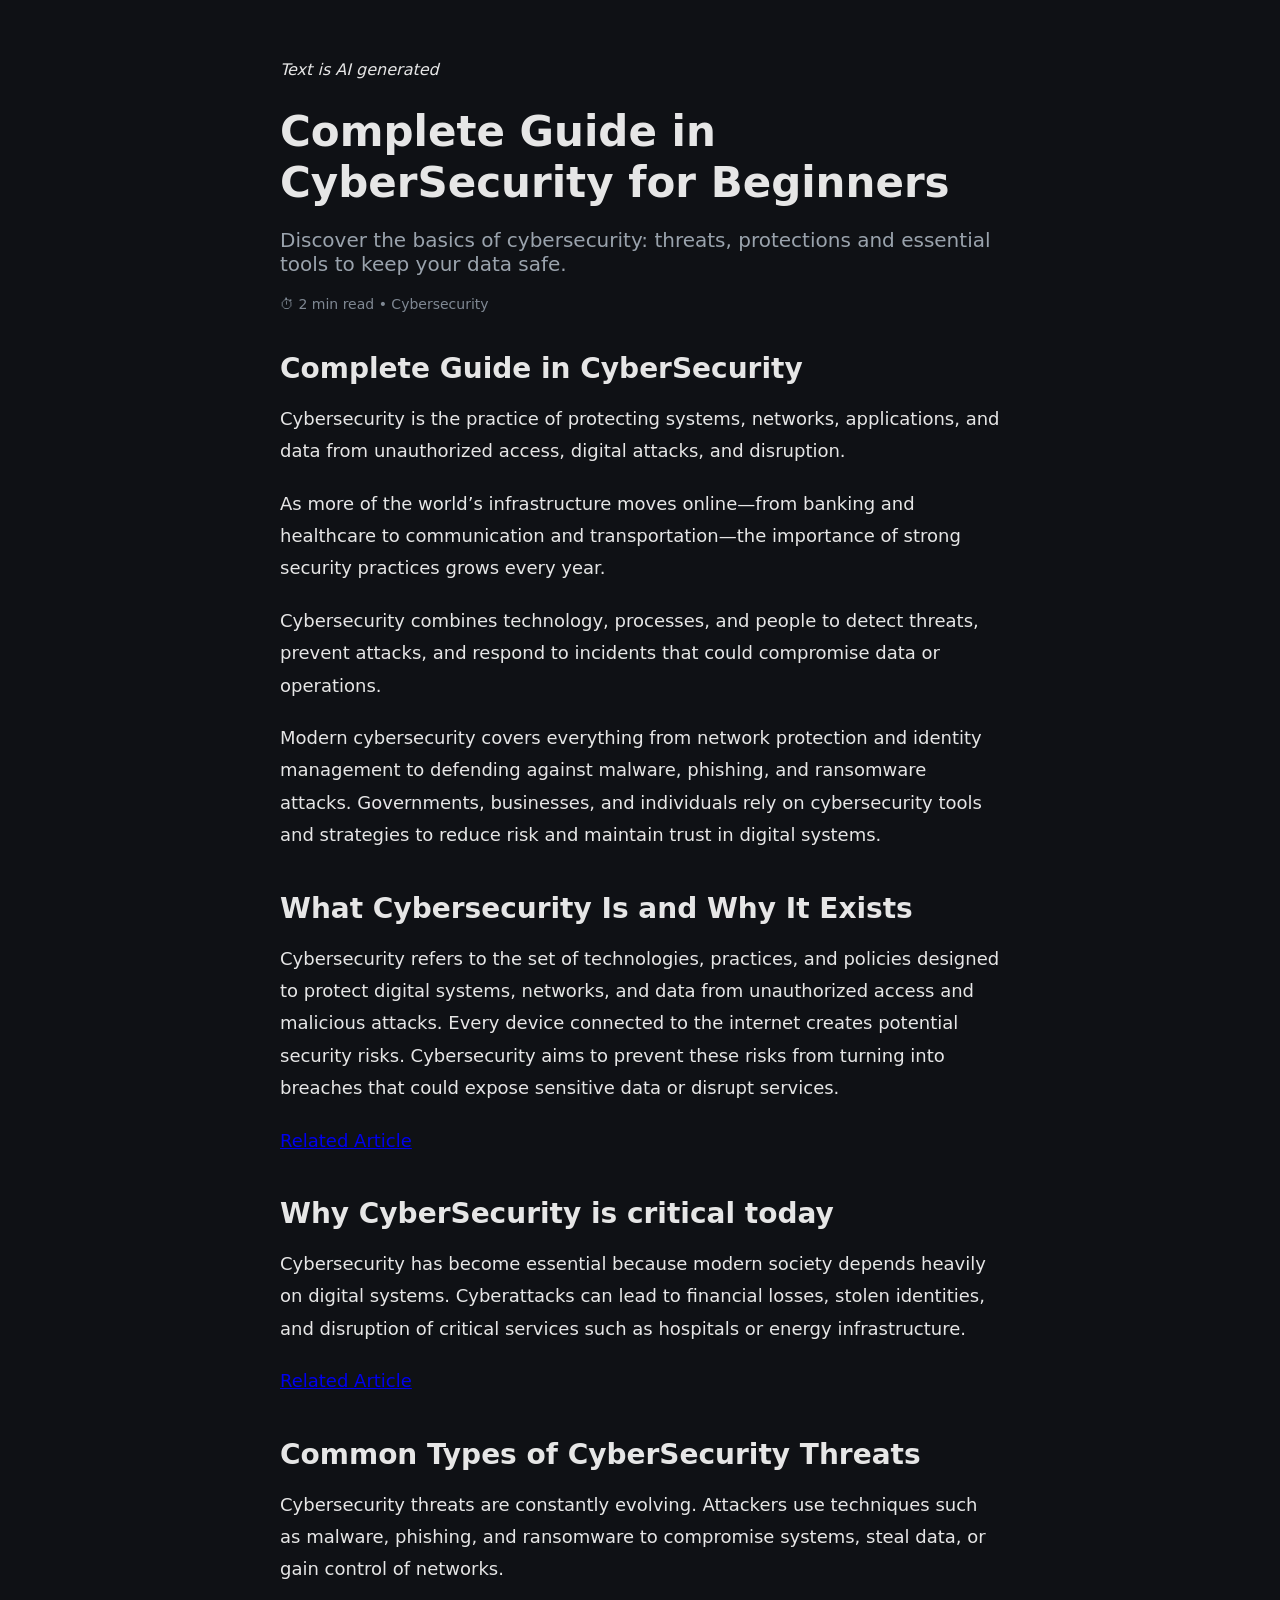
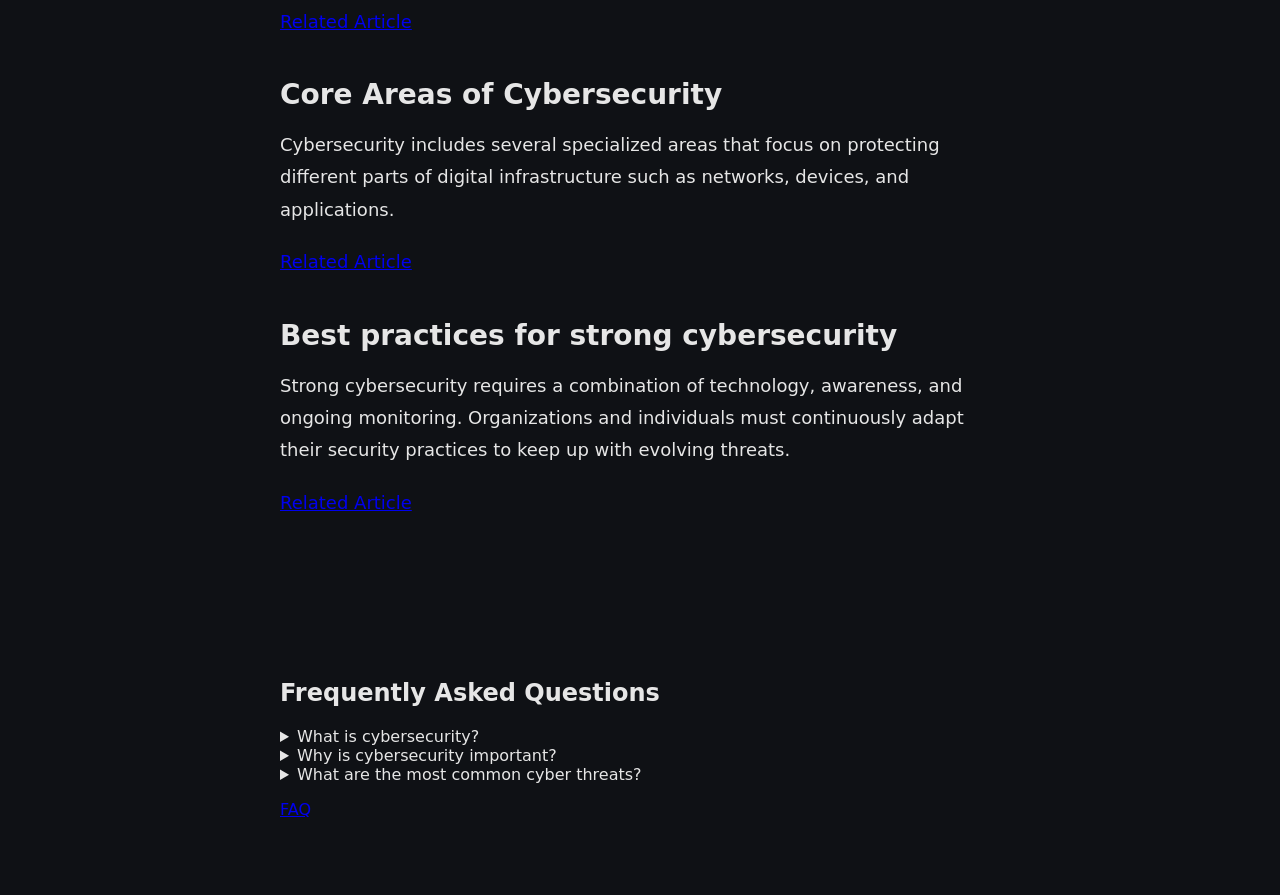
<file: index.html>
<!DOCTYPE html>
<html lang="en">
<head>
    <meta charset="UTF-8">
    <title>Complete Guide in Cybersecurity</title>
    <meta name="description" content="Discover the basics of cybersecurity : threats, protections et essential tools to keep your data safe.">
    <link rel="stylesheet" href="styles.css">
</head>
<body>

    
<main class="article-container">
    <i>Text is AI generated</i>
<header class="article-header">
    <h1>Complete Guide in CyberSecurity for Beginners</h1>
    <meta property="og:title" content="Complete Guide in CyberSecurity">
    <p class="article-subtitle">Discover the basics of cybersecurity: threats, protections and essential tools to keep your data safe.</p>

    <div class="article-meta">
        <span>⏱ 2 min read</span>
        <span>•</span>
        <span>Cybersecurity</span>
    </div>
</header>

<article class="article-content">
<meta property="og:type" content="article">
  <h2>Complete Guide in CyberSecurity</h2>
  <p>Cybersecurity is the practice of protecting systems, networks, applications, and data from unauthorized access, digital attacks, and disruption.</p>
  <p>As more of the world’s infrastructure moves online—from banking and healthcare to communication and transportation—the importance of strong security practices grows every year.</p>
  <p>Cybersecurity combines technology, processes, and people to detect threats, prevent attacks, and respond to incidents that could compromise data or operations.</p>
  <p>Modern cybersecurity covers everything from network protection and identity management to defending against malware, phishing, and ransomware attacks. Governments, businesses, and individuals rely on cybersecurity tools and strategies to reduce risk and maintain trust in digital systems.</p>
</article>
    
<article class="article-content">
<meta property="og:type" content="article">
  <h2>What Cybersecurity Is and Why It Exists</h2>
  <p>Cybersecurity refers to the set of technologies, practices, and policies designed to protect digital systems, networks, and data from unauthorized access and malicious attacks. Every device connected to the internet creates potential security risks. Cybersecurity aims to prevent these risks from turning into breaches that could expose sensitive data or disrupt services.</p>
  <p><a href="articles/what-is-cybersecurity.html">Related Article</a></p>
  <meta property="og:site_name" content="What is Cyber Security">

</article>
    
<article class="article-content">
<meta property="og:type" content="article">
  <h2>Why CyberSecurity is critical today</h2>
  <p>Cybersecurity has become essential because modern society depends heavily on digital systems. Cyberattacks can lead to financial losses, stolen identities, and disruption of critical services such as hospitals or energy infrastructure.</p>
  <p><a href="articles/why-cybersecurity-matters.html">Related Article</a></p>
  <meta property="og:site_name" content="Why Cyber Security is important">
</article>
    
<article class="article-content">
<meta property="og:type" content="article">
  <h2>Common Types of CyberSecurity Threats</h2>
  <p>Cybersecurity threats are constantly evolving. Attackers use techniques such as malware, phishing, and ransomware to compromise systems, steal data, or gain control of networks.</p>  
  <p><a href="articles/common-cyber-threats.html">Related Article</a></p>
  <meta property="og:site_name" content="Types of Cyber Security Threats">
</article>
    
<article class="article-content">
<meta property="og:type" content="article">
  <h2>Core Areas of Cybersecurity</h2>
  <p>Cybersecurity includes several specialized areas that focus on protecting different parts of digital infrastructure such as networks, devices, and applications.</p>
  <p><a href="articles/types-of-cybersecurity.html">Related Article</a></p>
  <meta property="og:site_name" content="Main Uses of Cyber Security">
</article>
    
<article class="article-content">
<meta property="og:type" content="article">
  <h2>Best practices for strong cybersecurity</h2>
  <p>Strong cybersecurity requires a combination of technology, awareness, and ongoing monitoring. Organizations and individuals must continuously adapt their security practices to keep up with evolving threats.</p>
  <p><a href="articles/cybersecurity-best-practices.html">Related Article</a></p>
  <meta property="og:site_name" content="Strong Cyber Security">
</article>
</main>
    
<section class="article-container">
<meta property="og:faq" content="faq">
  <h2>Frequently Asked Questions</h2>

  <!-- Question 1 -->
  <details class="article-content">
    <summary>What is cybersecurity?</summary>
    <p>Cybersecurity is the practice of protecting systems, networks, applications, and data from digital attacks, unauthorized access, and disruption.</p>
  </details>

  <!-- Question 2 -->
  <details class="article-content">
    <summary>Why is cybersecurity important?</summary>
    <p>Cybersecurity protects personal data, financial systems, and critical infrastructure such as hospitals, banks, and communication networks.</p>
  </details>

  <!-- Question 3 -->
  <details class="article-content">
    <summary>What are the most common cyber threats?</summary>
    <p>Common cyber threats include malware, phishing, ransomware, credential theft, and distributed denial-of-service attacks.</p>
  </details>
  <p><a href="faq.html">FAQ</a></p>
  <meta property="og:site_name" content="FAQ in Cyber Security">
</section>
</body>
</html>
</file>
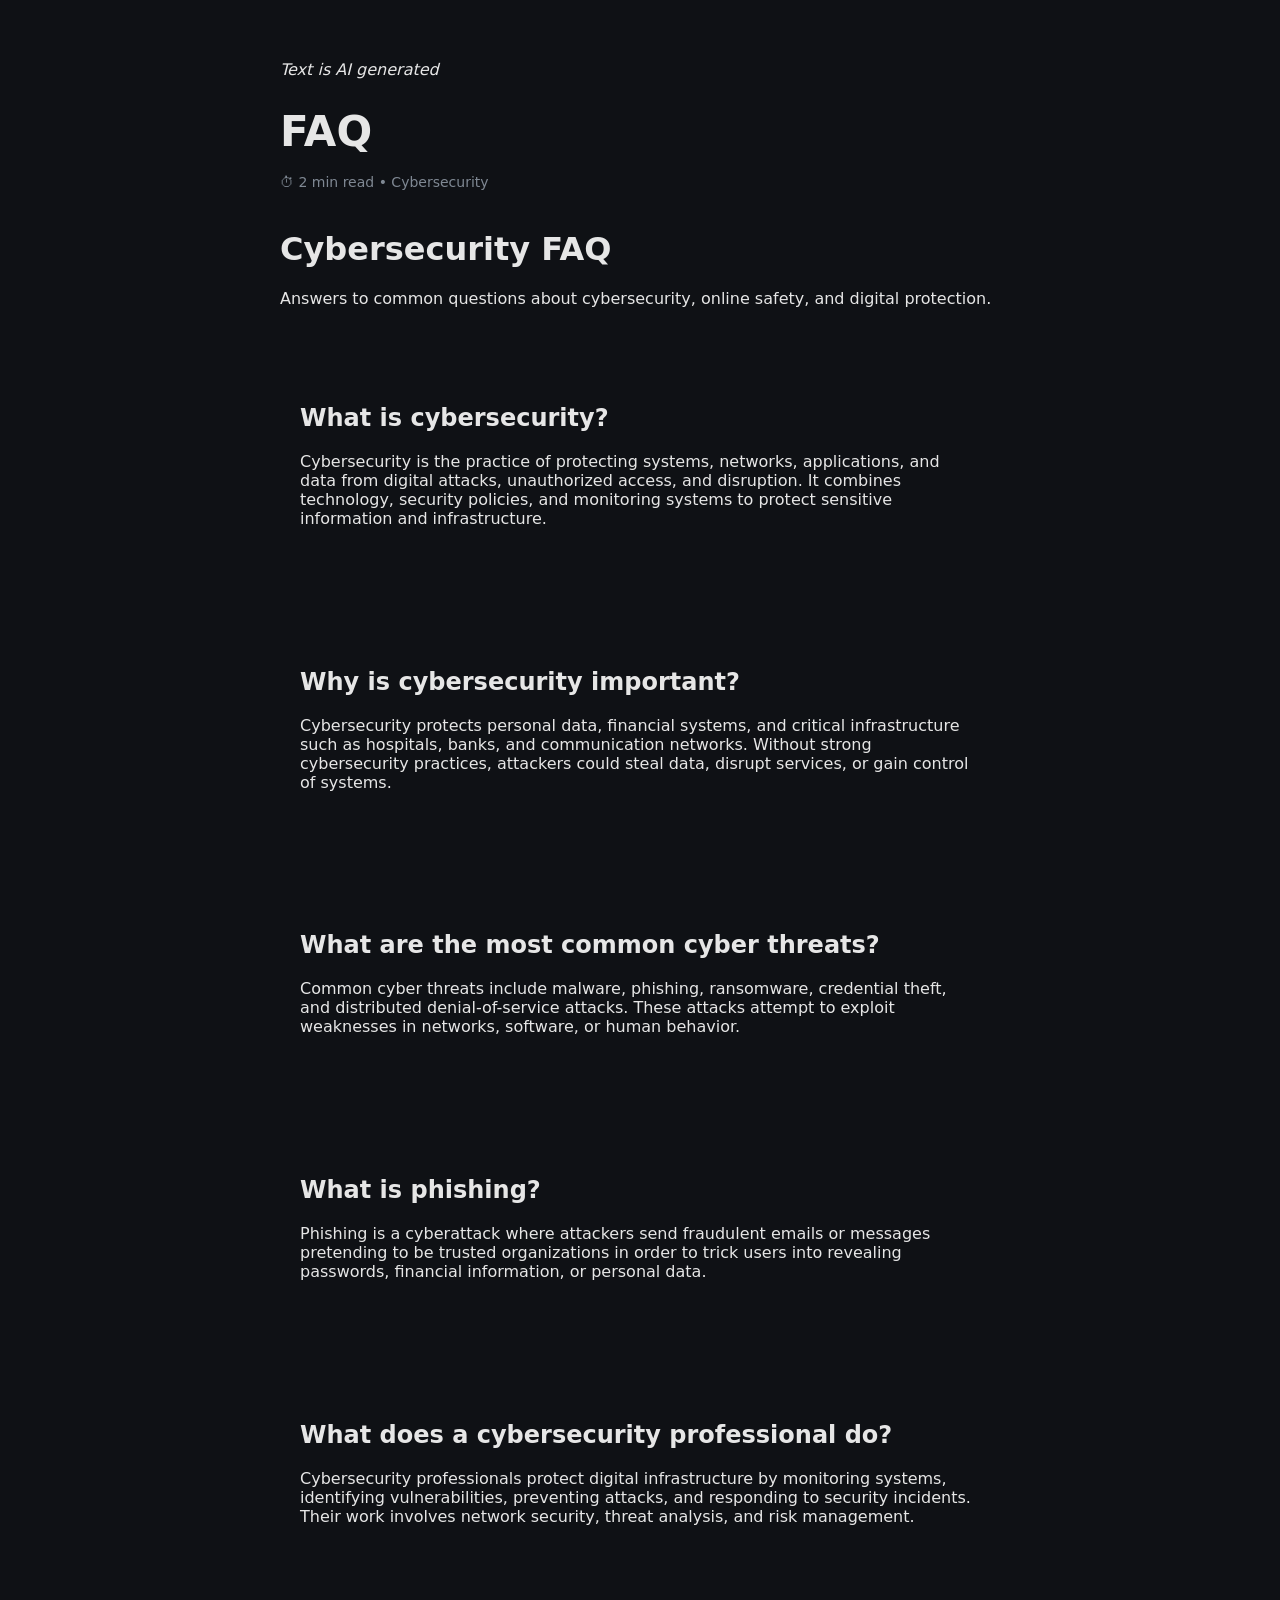
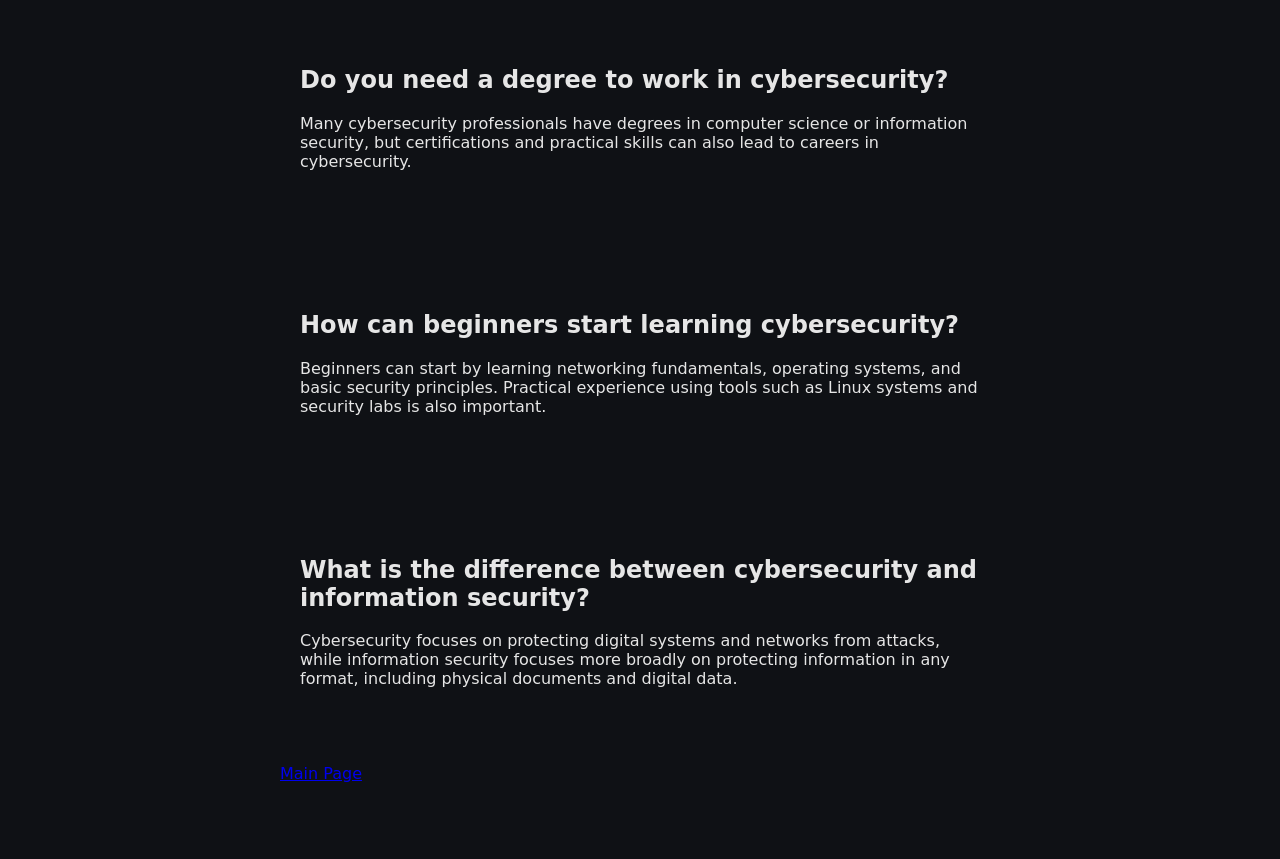
<file: faq.html>
<!DOCTYPE html>
<html lang="en">
<head>
    <meta charset="UTF-8">
    <title>FAQ in Cybersecurity</title>
    <meta name="description" content="Questions and Answers in Cyber Security">
    <link rel="stylesheet" href="styles.css">
</head>
<body>

    
<main class="article-container">
    <i>Text is AI generated</i>
<header class="article-header">
    <h1>FAQ</h1>
    <meta property="og:title" content="Questions in Cyber Security">

    <div class="article-meta">
        <span>⏱ 2 min read</span>
        <span>•</span>
        <span>Cybersecurity</span>
    </div>
</header>

<body>

<main class="container">

<h1>Cybersecurity FAQ</h1>

<p class="subtitle">
Answers to common questions about cybersecurity, online safety, and digital protection.
</p>

<!-- FAQ -->

<div class="article-container">
<h2>What is cybersecurity?</h2>
Cybersecurity is the practice of protecting systems, networks, applications, and data from digital attacks, unauthorized access, and disruption. It combines technology, security policies, and monitoring systems to protect sensitive information and infrastructure.
</div>

<div class="article-container">
<h2>Why is cybersecurity important?</h2>
Cybersecurity protects personal data, financial systems, and critical infrastructure such as hospitals, banks, and communication networks. Without strong cybersecurity practices, attackers could steal data, disrupt services, or gain control of systems.
</div>

<div class="article-container">
<h2>What are the most common cyber threats?</h2>
Common cyber threats include malware, phishing, ransomware, credential theft, and distributed denial-of-service attacks. These attacks attempt to exploit weaknesses in networks, software, or human behavior.
</div>

<div class="article-container">
<h2>What is phishing?</h2>
Phishing is a cyberattack where attackers send fraudulent emails or messages pretending to be trusted organizations in order to trick users into revealing passwords, financial information, or personal data.
</div>

<div class="article-container">
<h2>What does a cybersecurity professional do?</h2>
Cybersecurity professionals protect digital infrastructure by monitoring systems, identifying vulnerabilities, preventing attacks, and responding to security incidents. Their work involves network security, threat analysis, and risk management.
</div>

<div class="article-container">
<h2>Do you need a degree to work in cybersecurity?</h2>
Many cybersecurity professionals have degrees in computer science or information security, but certifications and practical skills can also lead to careers in cybersecurity.
</div>

<div class="article-container">
<h2>How can beginners start learning cybersecurity?</h2>
Beginners can start by learning networking fundamentals, operating systems, and basic security principles. Practical experience using tools such as Linux systems and security labs is also important.
</div>

<div class="article-container">
<h2>What is the difference between cybersecurity and information security?</h2>
Cybersecurity focuses on protecting digital systems and networks from attacks, while information security focuses more broadly on protecting information in any format, including physical documents and digital data.
</div>
<p><a href="../index.html">Main Page</a></p>
<meta property="og:site-name" content="Guide to Cyber Security">
</main>    
</body>
</main>
</body>
</html>
</file>
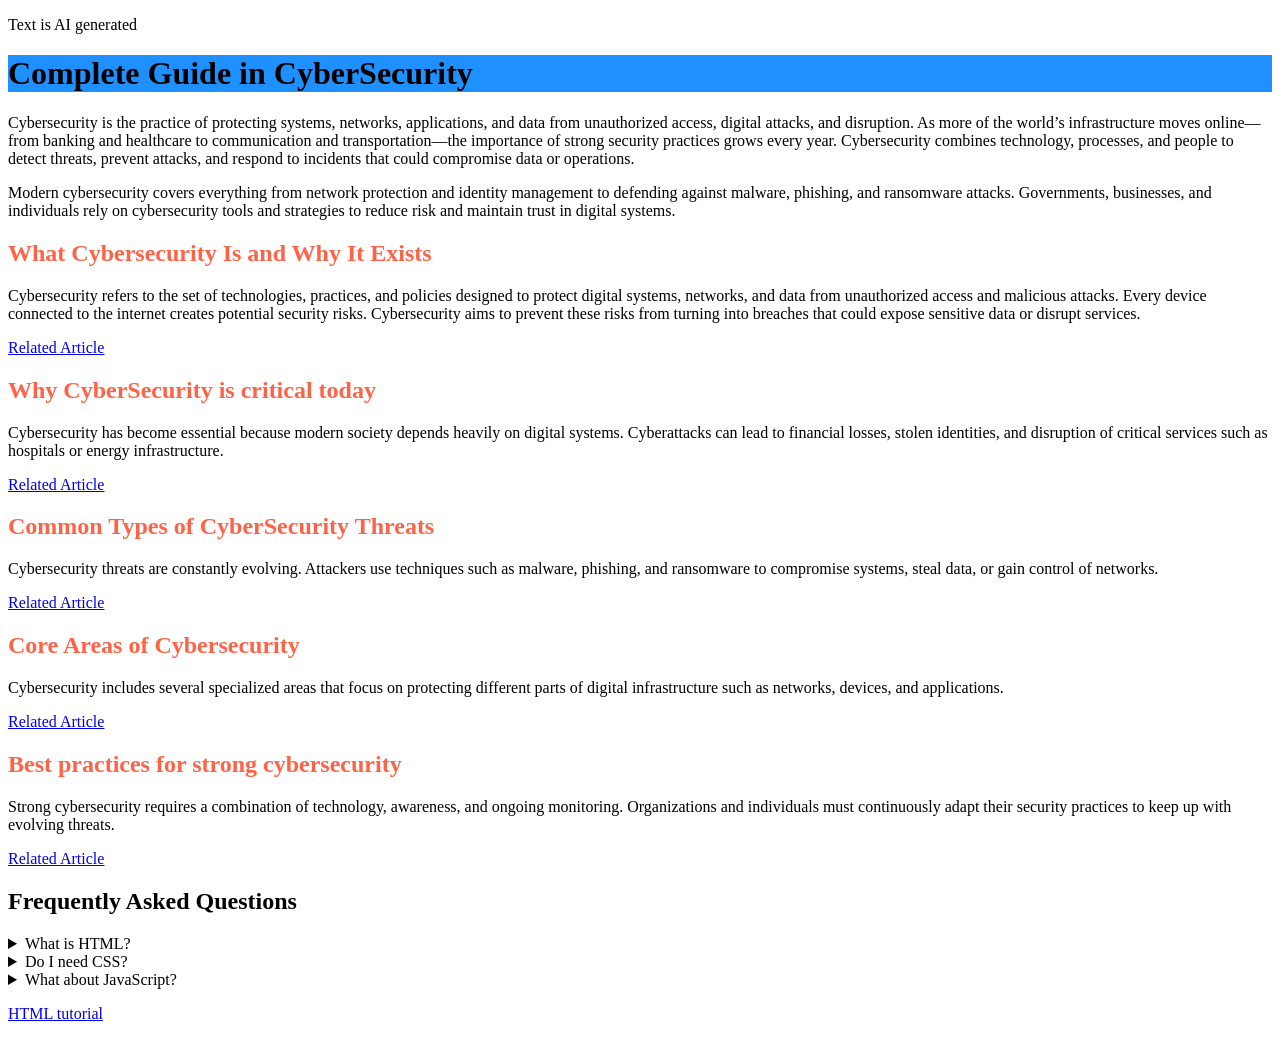
<file: pillar-page.html>
<!DOCTYPE html>
<html lang="en">
<head>
    <meta charset="UTF-8">
    <meta name="viewport" content="width=device-width, initial-scale=1.0">
    <title>Complete guide in CyberSecurity for beginners</title>
    <meta name="description" content="Discover the basics of cybersecurity : threats, protections et essential tools to keep your data safe.">
</head>
<body>
  <p>Text is AI generated</p>
  <h1 style="background-color:DodgerBlue;">Complete Guide in CyberSecurity</h1>
  <p>Cybersecurity is the practice of protecting systems, networks, applications, and data from unauthorized access, digital attacks, and disruption. As more of the world’s infrastructure moves online—from banking and healthcare to communication and transportation—the importance of strong security practices grows every year. Cybersecurity combines technology, processes, and people to detect threats, prevent attacks, and respond to incidents that could compromise data or operations.</p>
  <p>Modern cybersecurity covers everything from network protection and identity management to defending against malware, phishing, and ransomware attacks. Governments, businesses, and individuals rely on cybersecurity tools and strategies to reduce risk and maintain trust in digital systems.</p>
  
  <h2 style="color:Tomato;">What Cybersecurity Is and Why It Exists</h2>
  <p>Cybersecurity refers to the set of technologies, practices, and policies designed to protect digital systems, networks, and data from unauthorized access and malicious attacks. Every device connected to the internet creates potential security risks. Cybersecurity aims to prevent these risks from turning into breaches that could expose sensitive data or disrupt services.</p>
  <p><a href="/articles/what-is-cybersecurity.html">Related Article</a></p>

  <h2 style="color:Tomato;">Why CyberSecurity is critical today</h2>
  <p>Cybersecurity has become essential because modern society depends heavily on digital systems. Cyberattacks can lead to financial losses, stolen identities, and disruption of critical services such as hospitals or energy infrastructure.</p>
  <p><a href="/articles/why-cybersecurity-matters.html">Related Article</a></p>

  <h2 style="color:Tomato;">Common Types of CyberSecurity Threats</h2>
  <p>Cybersecurity threats are constantly evolving. Attackers use techniques such as malware, phishing, and ransomware to compromise systems, steal data, or gain control of networks.</p>  
  <p><a href="/articles/common-cyber-threats.html">Related Article</a></p>

  <h2 style="color:Tomato;">Core Areas of Cybersecurity</h2>
  <p>Cybersecurity includes several specialized areas that focus on protecting different parts of digital infrastructure such as networks, devices, and applications.</p>
  <p><a href="/articles/types-of-cybersecurity.html">Related Article</a></p>

  <h2 style="color:Tomato;">Best practices for strong cybersecurity</h2>
  <p>Strong cybersecurity requires a combination of technology, awareness, and ongoing monitoring. Organizations and individuals must continuously adapt their security practices to keep up with evolving threats.</p>
  <p><a href="/articles/cybersecurity-best-practices.html">Related Article</a></p>

  <section>
  <h2>Frequently Asked Questions</h2>

  <!-- Question 1 -->
  <details>
    <summary>What is HTML?</summary>
    <p>HTML (HyperText Markup Language) is the standard markup language for documents designed to be displayed in a web browser.</p>
  </details>

  <!-- Question 2 -->
  <details>
    <summary>Do I need CSS?</summary>
    <p>While HTML provides the structure, CSS (Cascading Style Sheets) is used to style the look and appearance of the Q&A section.</p>
  </details>

  <!-- Question 3 -->
  <details>
    <summary>What about JavaScript?</summary>
    <p>JavaScript can add more advanced interactivity, like smooth animations or ensuring only one answer is open at a time, but it is not necessary for basic functionality.</p>
  </details>
  <p><a href="/faq.html">HTML tutorial</a></p>
</section>
</body>
</html>
</file>
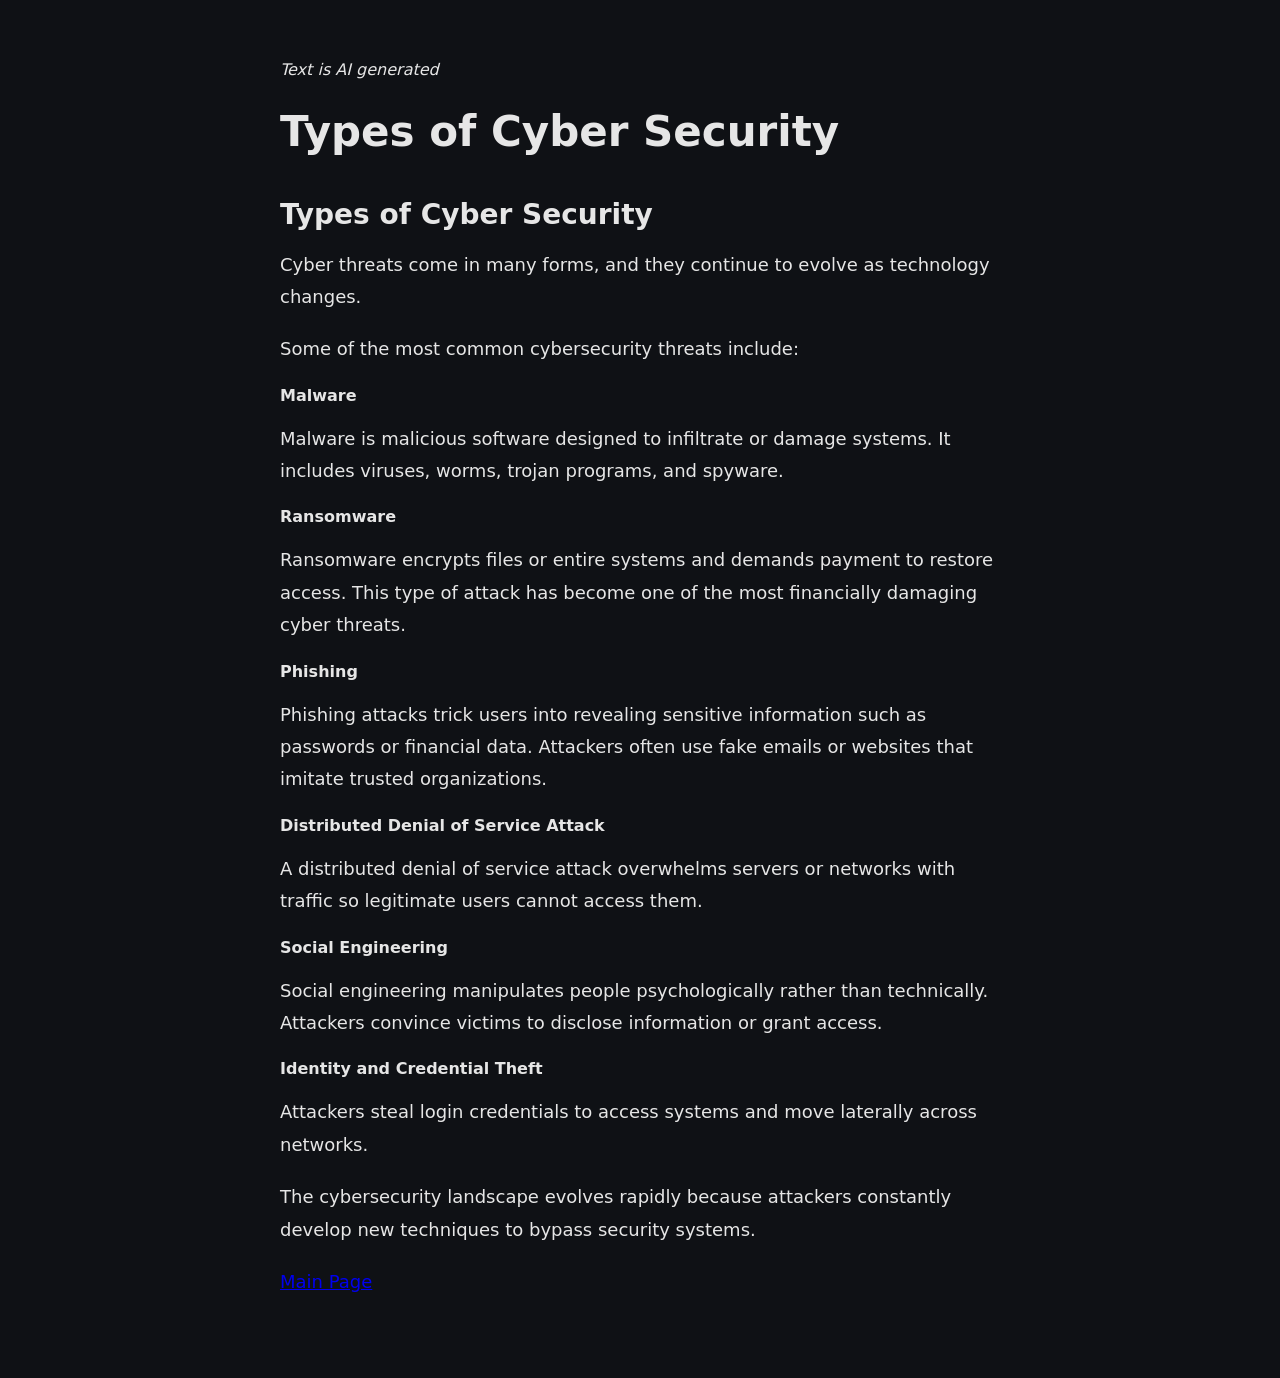
<file: articles/common-cyber-threats.html>
<!DOCTYPE html>
<html lang="en">
<head>
    <meta charset="UTF-8">
    <title>Common Types of Cyber Security Threats</title>
    <meta name="description" content="There are many types of threats when it comes to Cyber Security">
    <link rel="stylesheet" href="../styles.css">
</head>
<body>

    
<main class="article-container">
    <i>Text is AI generated</i>
<header class="article-header">
    <h1>Types of Cyber Security</h1>
    <meta property="og:title" content="Types to Cyber Security">
</header>

<article class="article-content">
<meta property="og:type" content="article">
  <h2>Types of Cyber Security</h2>
  <p>Cyber threats come in many forms, and they continue to evolve as technology changes.</p>
  
  <p>Some of the most common cybersecurity threats include:</p>
  <strong>Malware</strong>
  <p>Malware is malicious software designed to infiltrate or damage systems. It includes viruses, worms, trojan programs, and spyware.</p>
  <strong>Ransomware</strong>
  <p>Ransomware encrypts files or entire systems and demands payment to restore access. This type of attack has become one of the most financially damaging cyber threats.</p>
  <strong>Phishing</strong>
  <p>Phishing attacks trick users into revealing sensitive information such as passwords or financial data. Attackers often use fake emails or websites that imitate trusted organizations.</p>
  <strong>Distributed Denial of Service Attack</strong>
  <p>A distributed denial of service attack overwhelms servers or networks with traffic so legitimate users cannot access them.</p>
  <strong>Social Engineering</strong>
  <p>Social engineering manipulates people psychologically rather than technically. Attackers convince victims to disclose information or grant access.</p>
  <strong>Identity and Credential Theft</strong>
  <p>Attackers steal login credentials to access systems and move laterally across networks.</p>
  
  <p>The cybersecurity landscape evolves rapidly because attackers constantly develop new techniques to bypass security systems.</p> 
  
  <p><a href="../index.html">Main Page</a></p>
  <meta property="og:site-name" content="Guide to Cyber Security">
</article>
</main>
</body>
</html>
</file>
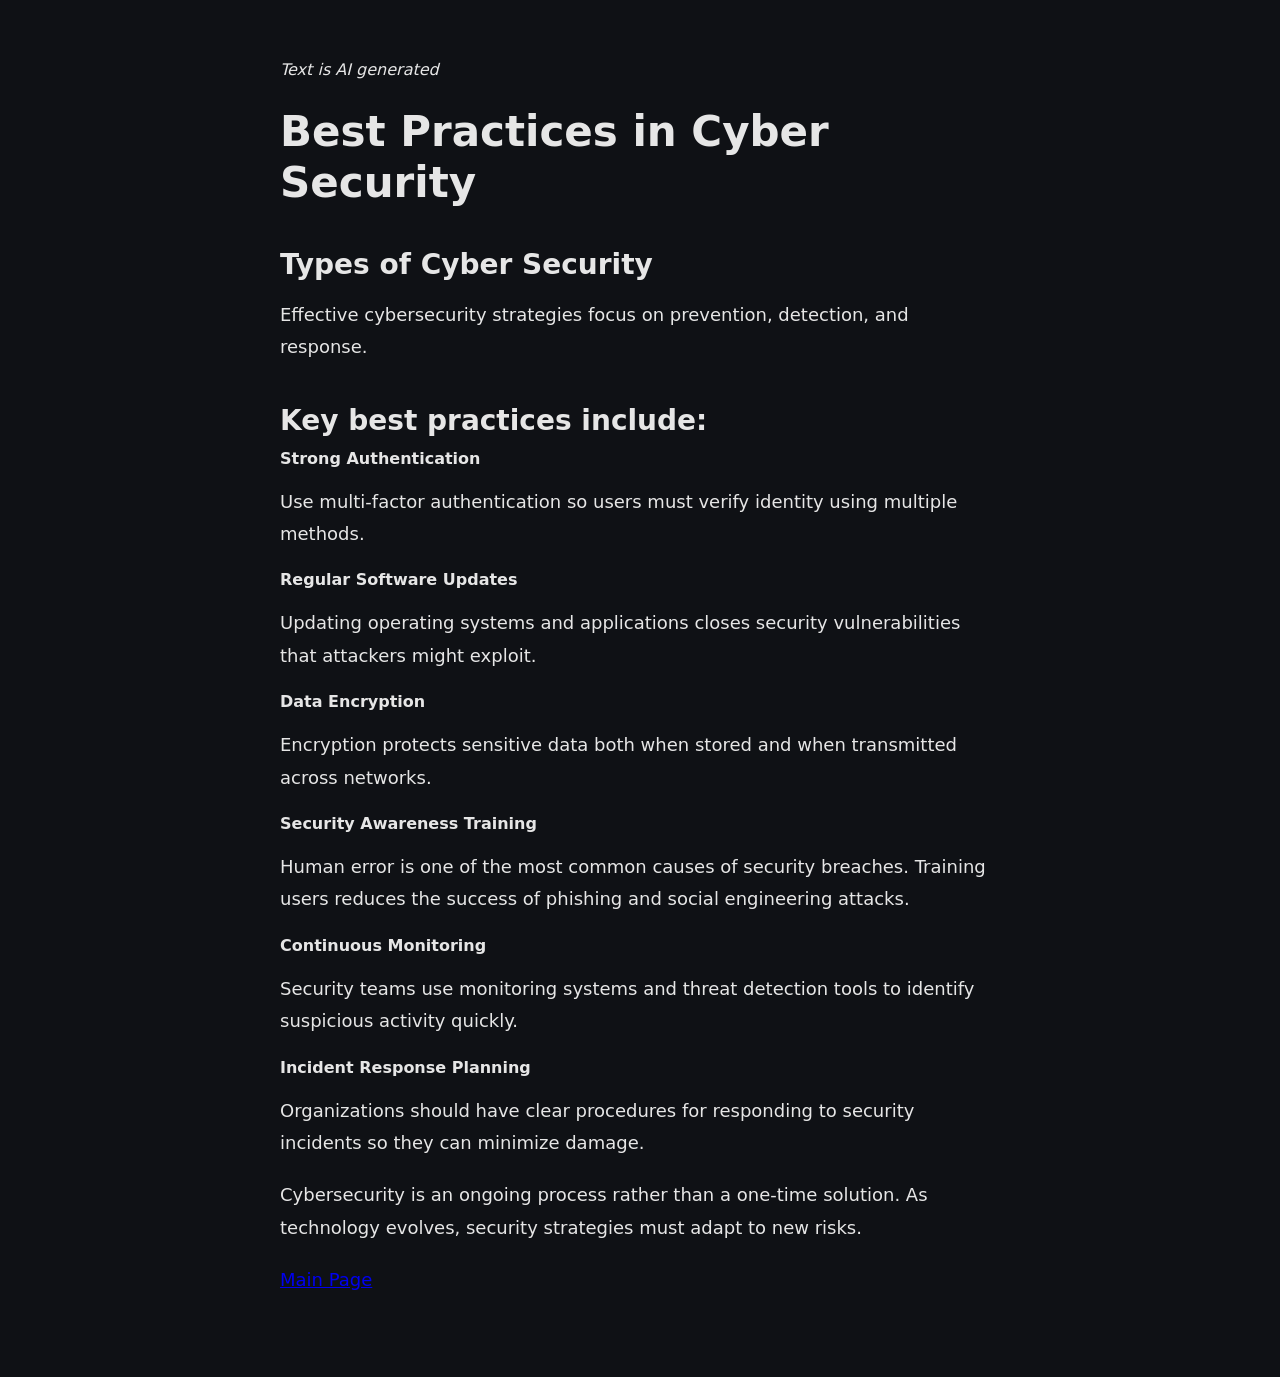
<file: articles/cybersecurity-best-practices.html>
<!DOCTYPE html>
<html lang="en">
<head>
    <meta charset="UTF-8">
    <title>Best Practices of Cyber Security</title>
    <meta name="description" content="Practical Ways to Secure your Things">
    <link rel="stylesheet" href="../styles.css">
</head>
<body>

    
<main class="article-container">
    <i>Text is AI generated</i>
<header class="article-header">
    <h1>Best Practices in Cyber Security</h1>
    <meta property="og:title" content="Regular Practices in Cyber Security">
</header>

<article class="article-content">
<meta property="og:type" content="article">
  <h2>Types of Cyber Security</h2>
  <p>Effective cybersecurity strategies focus on prevention, detection, and response.</p>

  <h2>Key best practices include:</h2>

  <strong>Strong Authentication</strong>
  <p>Use multi-factor authentication so users must verify identity using multiple methods.</p>

  <strong>Regular Software Updates</strong>
  <p>Updating operating systems and applications closes security vulnerabilities that attackers might exploit.</p>

  <strong>Data Encryption</strong>
  <p>Encryption protects sensitive data both when stored and when transmitted across networks.</p>

  <strong>Security Awareness Training</strong>
  <p>Human error is one of the most common causes of security breaches. Training users reduces the success of phishing and social engineering attacks.</p>

  <strong>Continuous Monitoring</strong>
  <p>Security teams use monitoring systems and threat detection tools to identify suspicious activity quickly.</p>

  <strong>Incident Response Planning</strong>
  <p>Organizations should have clear procedures for responding to security incidents so they can minimize damage.</p>

  <p>Cybersecurity is an ongoing process rather than a one-time solution. As technology evolves, security strategies must adapt to new risks.</p>
  <p><a href="../index.html">Main Page</a></p>
  <meta property="og:site-name" content="Guide to Cyber Security">
</article>
</main>
</body>
</html>
</file>
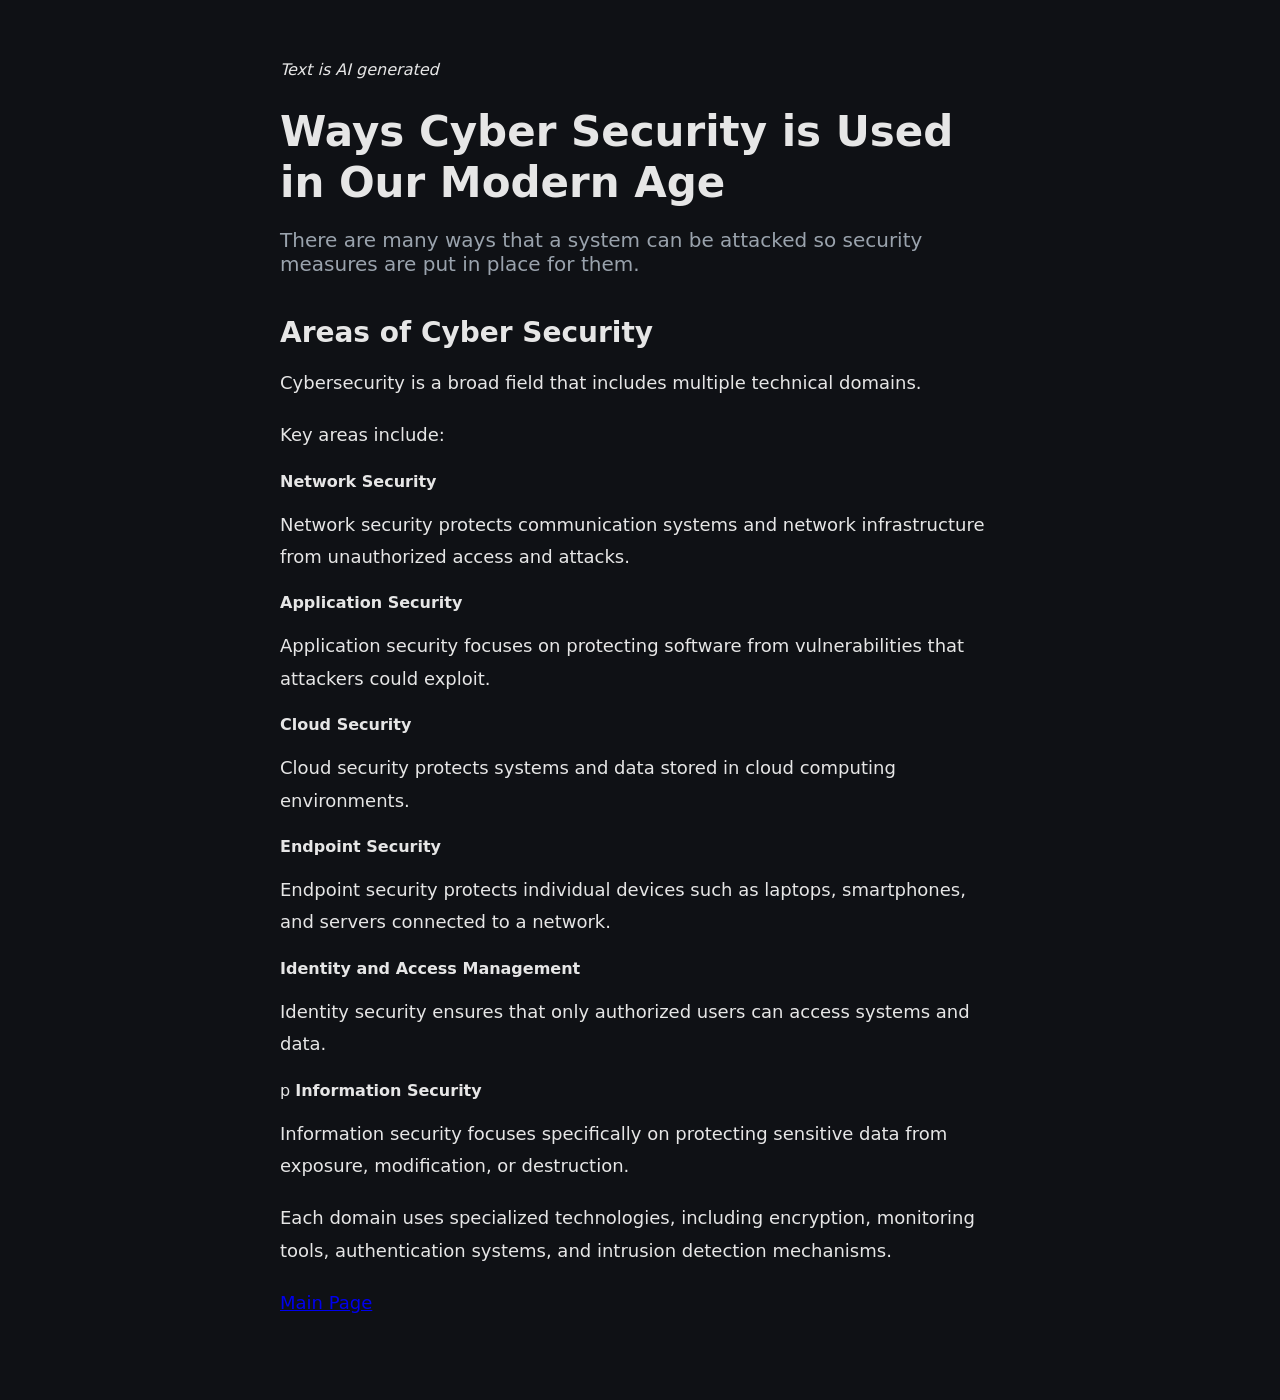
<file: articles/types-of-cybersecurity.html>
<!DOCTYPE html>
<html lang="en">
<head>
    <meta charset="UTF-8">
    <title>Core Areas of Cyber Security</title>
    <meta name="description" content="Cyber Security is not just coding but in so many areas of our common lives.">
    <link rel="stylesheet" href="../styles.css">
</head>
<body>

    
<main class="article-container">
    <i>Text is AI generated</i>
<header class="article-header">
    <h1>Ways Cyber Security is Used in Our Modern Age</h1>
    <meta property="og:title" content="Ways Cyber Security is Used">
    <p class="article-subtitle">There are many ways that a system can be attacked so security measures are put in place for them.</p>
</header>

<article class="article-content">
<meta property="og:type" content="article">   
  <h2>Areas of Cyber Security</h2>
  <p>Cybersecurity is a broad field that includes multiple technical domains.</p>
  
  <p>Key areas include:</p>
  <strong>Network Security</strong>
  <p>Network security protects communication systems and network infrastructure from unauthorized access and attacks.</p>
  <strong>Application Security</strong>
  <p>Application security focuses on protecting software from vulnerabilities that attackers could exploit.</p>
  <strong>Cloud Security</strong>
  <p>Cloud security protects systems and data stored in cloud computing environments.</p>
  <strong>Endpoint Security</strong>
  <p>Endpoint security protects individual devices such as laptops, smartphones, and servers connected to a network.</p>
  <strong>Identity and Access Management</strong>
  <p>Identity security ensures that only authorized users can access systems and data.</p>p
  <strong>Information Security</strong>
  <p>Information security focuses specifically on protecting sensitive data from exposure, modification, or destruction.</p>
  
  <p>Each domain uses specialized technologies, including encryption, monitoring tools, authentication systems, and intrusion detection mechanisms.</p> 
  
  <p><a href="../index.html">Main Page</a></p>
  <meta property="og:site-name" content="Guide to Cyber Security">
</article>
</main>
</body>
</html>
</file>
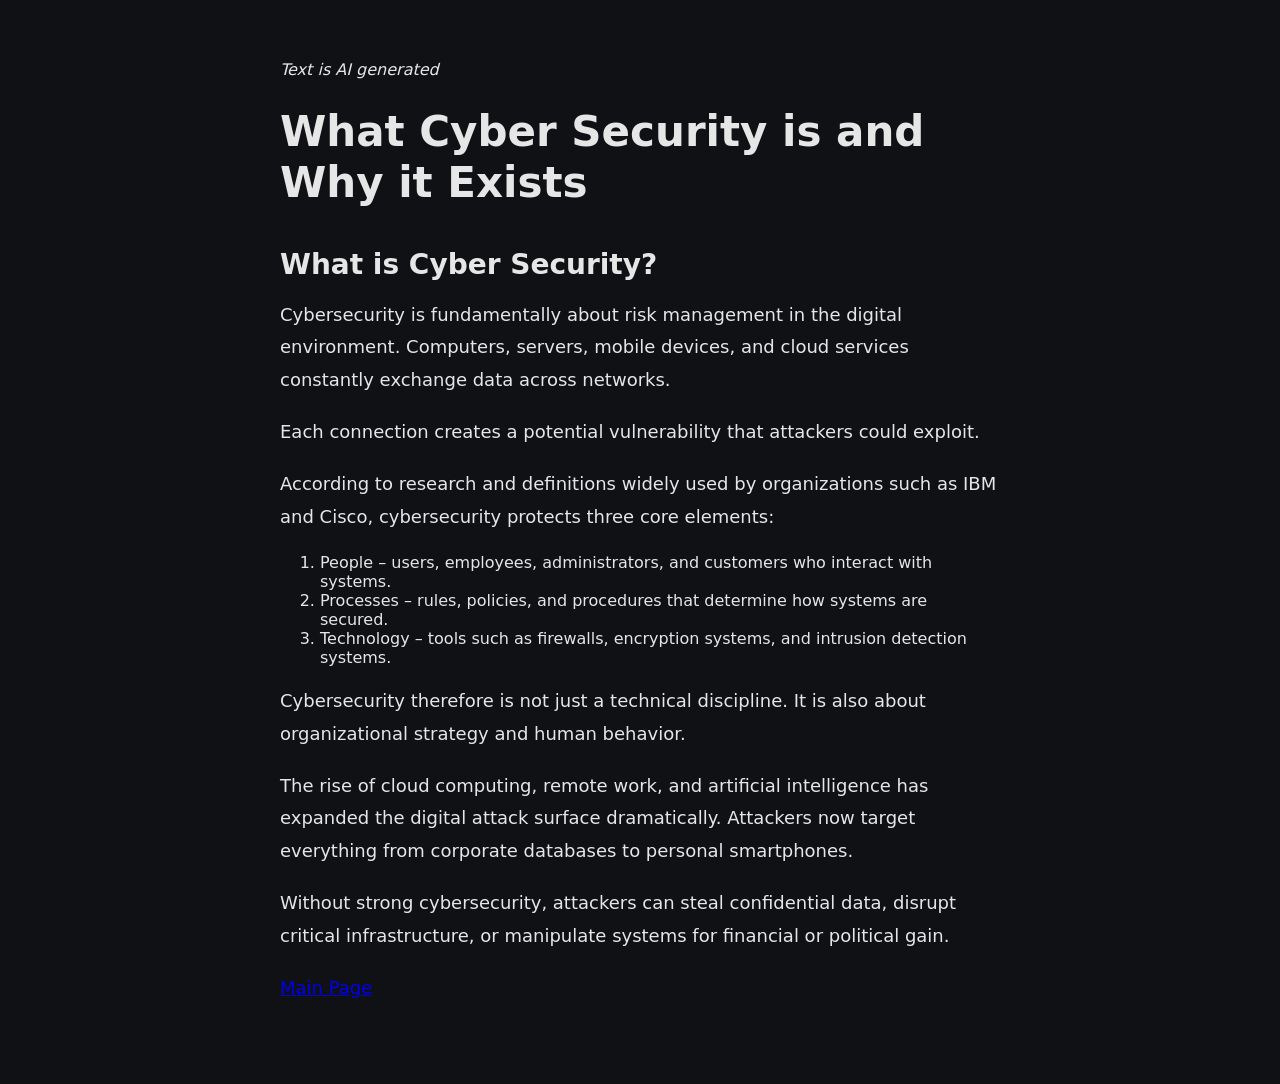
<file: articles/what-is-cybersecurity.html>
<!DOCTYPE html>
<html lang="en">
<head>
    <meta charset="UTF-8">
    <title>What is Cyber Security</title>
    <meta name="description" content="Cybersecurity is the safety of digital objects like phones and computers.">
    <link rel="stylesheet" href="../styles.css">
</head>
<body>

    
<main class="article-container">
    <i>Text is AI generated</i>
<header class="article-header">
    <h1>What Cyber Security is and Why it Exists</h1>
    <meta property="og:title" content="What Cyber Security is">
</header>

<article class="article-content">
<meta property="og:type" content="article">
  <h2>What is Cyber Security?</h2>
  <p>Cybersecurity is fundamentally about risk management in the digital environment. Computers, servers, mobile devices, and cloud services constantly exchange data across networks.</p>
  <p>Each connection creates a potential vulnerability that attackers could exploit.</p>

    <p>According to research and definitions widely used by organizations such as IBM and Cisco, cybersecurity protects three core elements:</p>
    <ol>
        <li>People – users, employees, administrators, and customers who interact with systems.</li>

        <li>Processes – rules, policies, and procedures that determine how systems are secured.</li>

        <li>Technology – tools such as firewalls, encryption systems, and intrusion detection systems.</li>
    </ol>

  <p>Cybersecurity therefore is not just a technical discipline. It is also about organizational strategy and human behavior.</p>

  <p>The rise of cloud computing, remote work, and artificial intelligence has expanded the digital attack surface dramatically. Attackers now target everything from corporate databases to personal smartphones.</p>

  <p>Without strong cybersecurity, attackers can steal confidential data, disrupt critical infrastructure, or manipulate systems for financial or political gain.</p>
  <p><a href="../index.html">Main Page</a></p>
  <meta property="og:site-name" content="Guide to Cyber Security">
</article>
</main>
</body>
</html>
</file>
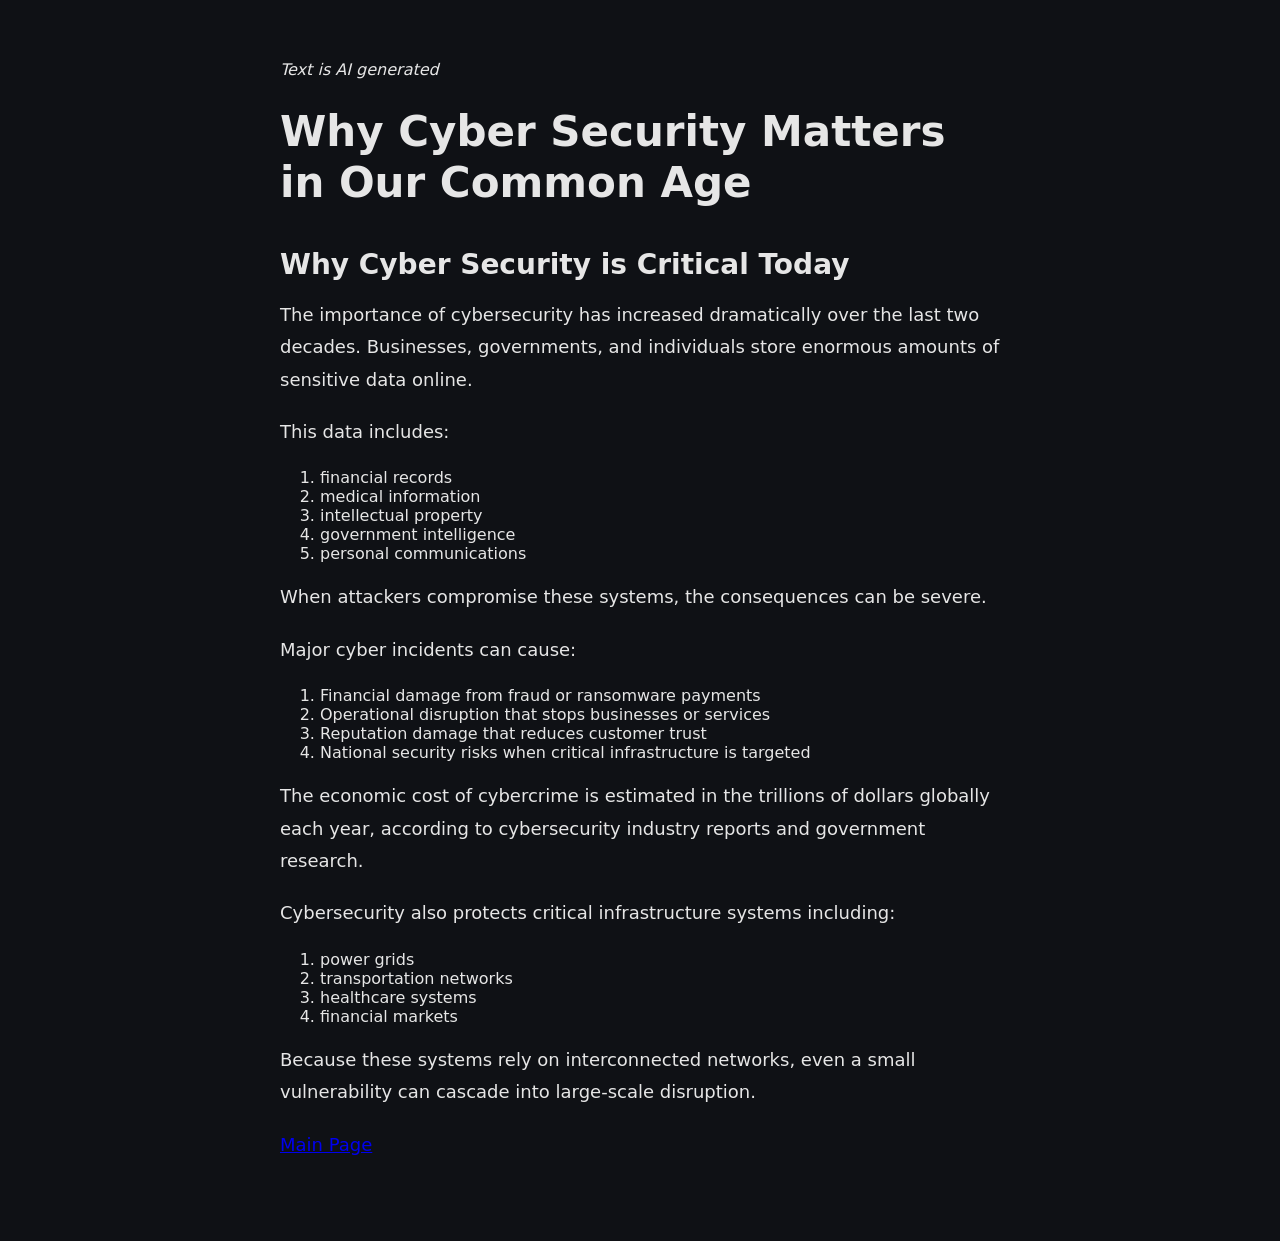
<file: articles/why-cybersecurity-matters.html>
<!DOCTYPE html>
<html lang="en">
<head>
    <meta charset="UTF-8">
    <title>Why is Cyber Security Important</title>
    <meta name="description" content="Importance of Cyber Security Today">
    <link rel="stylesheet" href="../styles.css">
</head>
<body>

    
<main class="article-container">
    <i>Text is AI generated</i>
<header class="article-header">
    <h1>Why Cyber Security Matters in Our Common Age</h1>
    <meta property="og:title" content="Importance of Cyber Security">
</header>

<article class="article-content">
<meta property="og:type" content="article">
  <h2>Why Cyber Security is Critical Today</h2>
  <p>The importance of cybersecurity has increased dramatically over the last two decades. Businesses, governments, and individuals store enormous amounts of sensitive data online.</p>
  <p>This data includes: </p>
  <ol>
    <li>financial records</li>
    <li>medical information</li>
    <li>intellectual property</li>
    <li>government intelligence</li>
    <li>personal communications</li>
  </ol>
  <p>When attackers compromise these systems, the consequences can be severe.</p>
  <p>Major cyber incidents can cause:</p>
  <ol>
    <li>Financial damage from fraud or ransomware payments</li>
    <li>Operational disruption that stops businesses or services</li>
    <li>Reputation damage that reduces customer trust</li>
    <li>National security risks when critical infrastructure is targeted</li>
  </ol>

  <p>The economic cost of cybercrime is estimated in the trillions of dollars globally each year, according to cybersecurity industry reports and government research.</p>
  <p>Cybersecurity also protects critical infrastructure systems including:</p>
  <ol>
    <li>power grids</li>
    <li>transportation networks</li>
    <li>healthcare systems</li>
    <li>financial markets</li>
  </ol>

  <p>Because these systems rely on interconnected networks, even a small vulnerability can cascade into large-scale disruption.</p>
  <p><a href="../index.html">Main Page</a></p>
  <meta property="og:site-name" content="Guide to Cyber Security">
</article>
</main>
</body>
</html>
</file>
<file: styles.css>
body{
    background:#0f1115;
    color:#e6e6e6;
    font-family:system-ui,-apple-system,Segoe UI,Roboto;
    margin:0;
}

/* Center column like Reader Mode */

.article-container{
    max-width:720px;
    margin:auto;
    padding:60px 20px;
}

/* Title */

.article-header h1{
    font-size:42px;
    line-height:1.2;
    margin-bottom:16px;
}

/* Subtitle */

.article-subtitle{
    font-size:20px;
    color:#9aa3ad;
    margin-bottom:20px;
}

/* Metadata line */

.article-meta{
    font-size:14px;
    color:#7f8893;
    margin-bottom:40px;
}

/* Article text */

.article-content p{
    font-size:18px;
    line-height:1.8;
    margin-bottom:20px;
}

/* Section titles */

.article-content h2{
    margin-top:40px;
    margin-bottom:12px;
    font-size:28px;
}
</file>
